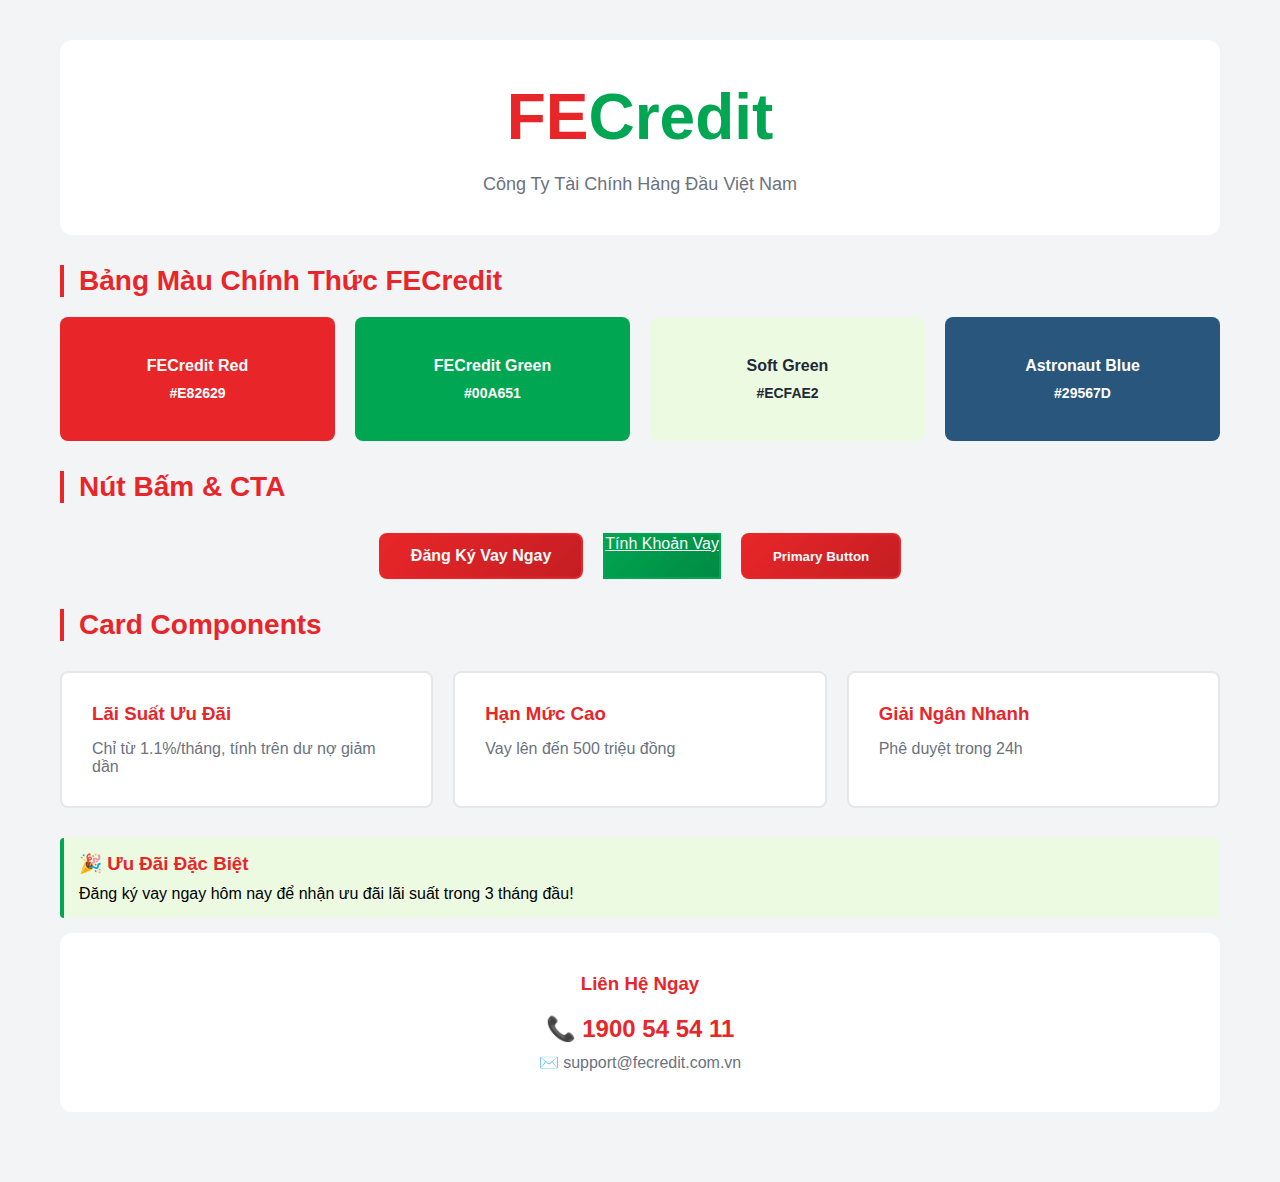
<file: fecredit-brand-test.html>
<!DOCTYPE html>
<html lang="vi">
<head>
    <meta charset="UTF-8">
    <meta name="viewport" content="width=device-width, initial-scale=1.0">
    <title>FECredit Branding Test</title>
    <link rel="stylesheet" href="/assets/css/fecredit-theme.css">
    <style>
        * {
            margin: 0;
            padding: 0;
            box-sizing: border-box;
        }
        
        body {
            font-family: Arial, sans-serif;
            background: #f3f4f6;
        }
        
        .test-container {
            max-width: 1200px;
            margin: 0 auto;
            padding: 40px 20px;
        }
        
        .brand-showcase {
            background: white;
            padding: 40px;
            border-radius: 12px;
            margin-bottom: 30px;
            text-align: center;
        }
        
        .logo-display {
            font-size: 64px;
            font-weight: bold;
            margin-bottom: 20px;
        }
        
        .color-palette {
            display: grid;
            grid-template-columns: repeat(auto-fit, minmax(200px, 1fr));
            gap: 20px;
            margin-bottom: 30px;
        }
        
        .color-box {
            padding: 40px;
            border-radius: 8px;
            color: white;
            text-align: center;
            font-weight: bold;
        }
        
        .button-showcase {
            display: flex;
            gap: 20px;
            flex-wrap: wrap;
            justify-content: center;
            margin: 30px 0;
        }
        
        .section-title {
            color: var(--fecredit-red);
            font-size: 28px;
            margin: 30px 0 20px;
            border-left: 4px solid var(--fecredit-red);
            padding-left: 15px;
        }
        
        .feature-grid {
            display: grid;
            grid-template-columns: repeat(auto-fit, minmax(250px, 1fr));
            gap: 20px;
            margin: 30px 0;
        }
        
        .feature-card {
            background: white;
            padding: 30px;
            border-radius: 8px;
            border: 2px solid #e5e7eb;
            transition: all 0.3s ease;
        }
        
        .feature-card:hover {
            border-color: var(--fecredit-red);
            box-shadow: 0 4px 12px rgba(232, 38, 41, 0.15);
            transform: translateY(-5px);
        }
    </style>
</head>
<body>
    <div class="test-container">
        <!-- Brand Logo Showcase -->
        <div class="brand-showcase">
            <div class="logo-display">
                <span style="color: #E82629;">FE</span><span style="color: #00A651;">Credit</span>
            </div>
            <p style="font-size: 18px; color: #6B7280;">Công Ty Tài Chính Hàng Đầu Việt Nam</p>
        </div>
        
        <!-- Color Palette -->
        <h2 class="section-title">Bảng Màu Chính Thức FECredit</h2>
        <div class="color-palette">
            <div class="color-box" style="background-color: #E82629;">
                <p>FECredit Red</p>
                <p style="font-size: 14px; margin-top: 10px;">#E82629</p>
            </div>
            <div class="color-box" style="background-color: #00A651;">
                <p>FECredit Green</p>
                <p style="font-size: 14px; margin-top: 10px;">#00A651</p>
            </div>
            <div class="color-box" style="background-color: #ECFAE2; color: #1F2937;">
                <p>Soft Green</p>
                <p style="font-size: 14px; margin-top: 10px;">#ECFAE2</p>
            </div>
            <div class="color-box" style="background-color: #29567D;">
                <p>Astronaut Blue</p>
                <p style="font-size: 14px; margin-top: 10px;">#29567D</p>
            </div>
        </div>
        
        <!-- Button Showcase -->
        <h2 class="section-title">Nút Bấm & CTA</h2>
        <div class="button-showcase">
            <a href="#" class="btn-primary">Đăng Ký Vay Ngay</a>
            <a href="#" class="btn-secondary">Tính Khoản Vay</a>
            <button class="btn-primary">Primary Button</button>
        </div>
        
        <!-- Feature Cards -->
        <h2 class="section-title">Card Components</h2>
        <div class="feature-grid">
            <div class="feature-card">
                <h3 style="color: #E82629; margin-bottom: 15px;">Lãi Suất Ưu Đãi</h3>
                <p style="color: #6B7280;">Chỉ từ 1.1%/tháng, tính trên dư nợ giảm dần</p>
            </div>
            <div class="feature-card">
                <h3 style="color: #E82629; margin-bottom: 15px;">Hạn Mức Cao</h3>
                <p style="color: #6B7280;">Vay lên đến 500 triệu đồng</p>
            </div>
            <div class="feature-card">
                <h3 style="color: #E82629; margin-bottom: 15px;">Giải Ngân Nhanh</h3>
                <p style="color: #6B7280;">Phê duyệt trong 24h</p>
            </div>
        </div>
        
        <!-- Highlight Box -->
        <div class="fecredit-highlight">
            <h3 style="color: #E82629; margin-bottom: 10px;">🎉 Ưu Đãi Đặc Biệt</h3>
            <p>Đăng ký vay ngay hôm nay để nhận ưu đãi lãi suất trong 3 tháng đầu!</p>
        </div>
        
        <!-- Contact Info -->
        <div class="brand-showcase">
            <h3 style="color: #E82629; margin-bottom: 20px;">Liên Hệ Ngay</h3>
            <p style="font-size: 24px; color: #E82629; font-weight: bold; margin-bottom: 10px;">
                📞 1900 54 54 11
            </p>
            <p style="color: #6B7280;">
                ✉️ support@fecredit.com.vn
            </p>
        </div>
    </div>
</body>
</html>
</file>
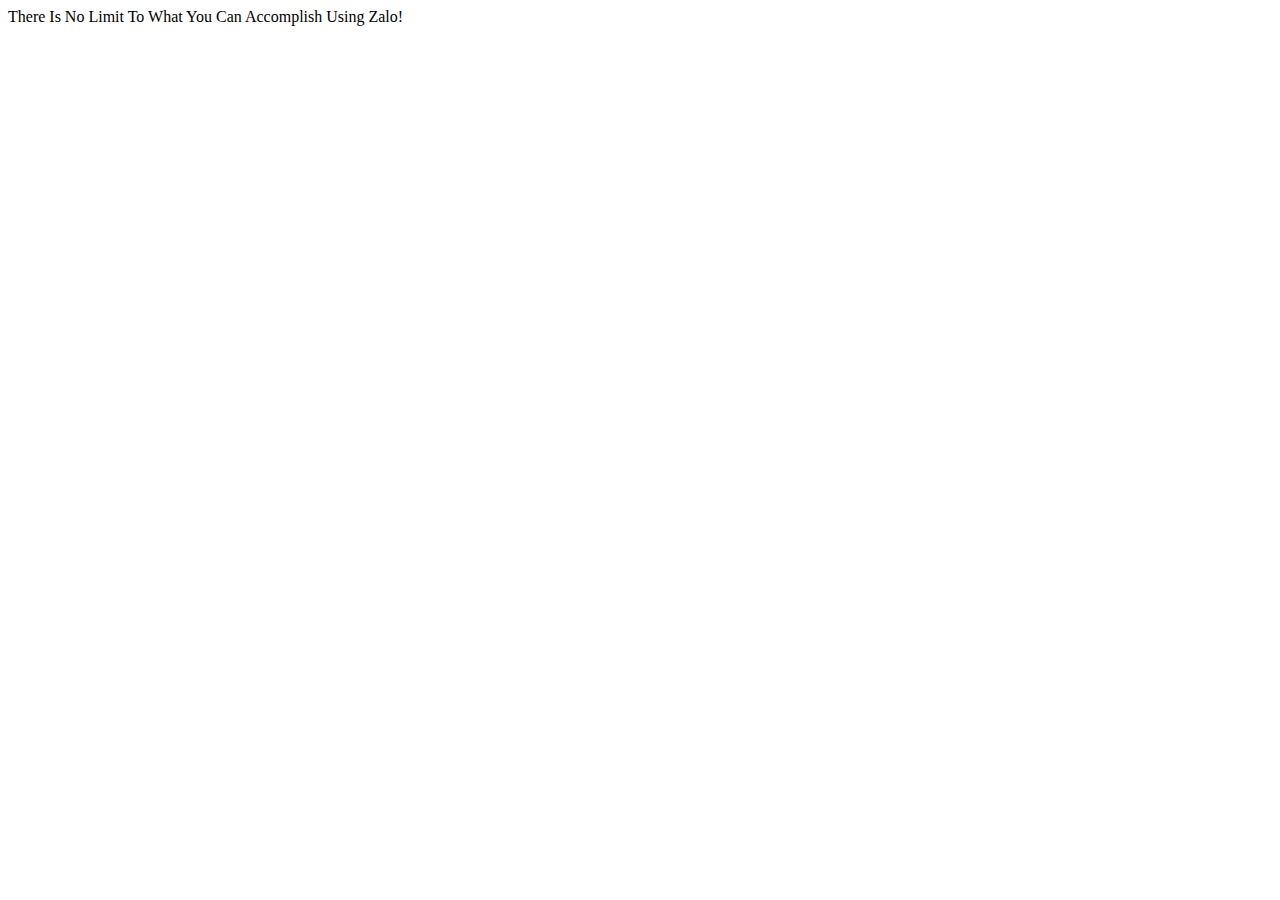
<file: zalo_verifierI_QI2Pc40onDiuWIhBK-AtZ2dJ2Kj4fhEJ0o 2.html>
<!DOCTYPE html>
<html lang="en">

<head>
    <meta property="zalo-platform-site-verification" content="I_QI2Pc40onDiuWIhBK-AtZ2dJ2Kj4fhEJ0o" />
</head>

<body>
There Is No Limit To What You Can Accomplish Using Zalo!
</body>

</html>
</file>
<file: assets/css/fecredit-theme.css>
/*
 * FECredit Theme - Official Brand Colors and Styling
 * Based on FECredit Vietnam Brand Guidelines
 */

:root {
  /* FECredit Primary Brand Colors */
  --fecredit-red: #E82629;           /* Alizarin Crimson - Passion, prosperity */
  --fecredit-green: #00A651;         /* Primary Green - Trust, freshness */
  --fecredit-soft-green: #ECFAE2;    /* Feta - Comfort, security */
  --fecredit-blue: #29567D;          /* Astronaut - Reliability */
  --fecredit-grey: #6B7280;          /* Accent Grey */
  
  /* Functional Colors */
  --fecredit-text-dark: #1F2937;
  --fecredit-text-light: #F9FAFB;
  --fecredit-bg-light: #FFFFFF;
  --fecredit-bg-grey: #F3F4F6;
  
  /* Gradient */
  --fecredit-gradient: linear-gradient(135deg, #E82629 0%, #C41E22 100%);
  --fecredit-gradient-green: linear-gradient(135deg, #00A651 0%, #008A43 100%);
}

/* Global Body Styling */
body.fecredit_theme {
  font-family: 'Arial', 'Helvetica', sans-serif;
  color: var(--fecredit-text-dark);
}

/* Header Styling */
header {
  background-color: var(--fecredit-bg-light);
  border-bottom: 3px solid var(--fecredit-red);
}

header .top-nav {
  background-color: var(--fecredit-bg-grey);
  border-bottom: 1px solid #E5E7EB;
}

header .navigation {
  background-color: var(--fecredit-bg-light);
}

/* Navigation Links */
header .navigation .menu ul li a {
  color: var(--fecredit-text-dark);
  transition: color 0.3s ease;
}

header .navigation .menu ul li a:hover,
header .navigation .menu ul li a:focus {
  color: var(--fecredit-red);
}

/* Primary Buttons */
.btn-main a,
.btn-primary,
button.btn-primary {
  background: var(--fecredit-gradient);
  border: 2px solid var(--fecredit-red);
  color: var(--fecredit-text-light);
  font-weight: bold;
  padding: 12px 30px;
  border-radius: 8px;
  transition: all 0.3s ease;
  text-decoration: none;
  display: inline-block;
}

.btn-main a:hover,
.btn-primary:hover,
button.btn-primary:hover {
  background: #C41E22;
  border-color: #C41E22;
  transform: translateY(-2px);
  box-shadow: 0 4px 12px rgba(232, 38, 41, 0.3);
}

/* Secondary Buttons */
.btn-main.yellow a,
.btn-secondary {
  background: var(--fecredit-gradient-green);
  border: 2px solid var(--fecredit-green);
  color: var(--fecredit-text-light);
}

.btn-main.yellow a:hover,
.btn-secondary:hover {
  background: #008A43;
  border-color: #008A43;
  transform: translateY(-2px);
  box-shadow: 0 4px 12px rgba(0, 166, 81, 0.3);
}

/* Title Styling */
.title-blue,
h3.title-blue {
  color: var(--fecredit-red);
  font-weight: bold;
  border-left: 4px solid var(--fecredit-red);
  padding-left: 15px;
}

/* Banner */
.banner-top {
  position: relative;
  border-bottom: 4px solid var(--fecredit-red);
}

/* Tab Navigation */
.tab-w {
  background-color: var(--fecredit-bg-grey);
  border-bottom: 2px solid var(--fecredit-red);
}

.tab-w .list-tab .tab.active a,
.tab-w .list-tab .tab a:hover {
  color: var(--fecredit-red);
  border-bottom: 3px solid var(--fecredit-red);
}

/* Cards and Boxes */
.box {
  background-color: var(--fecredit-bg-light);
  border: 1px solid #E5E7EB;
  border-radius: 8px;
  padding: 20px;
  transition: all 0.3s ease;
}

.box:hover {
  border-color: var(--fecredit-red);
  box-shadow: 0 4px 12px rgba(232, 38, 41, 0.1);
}

/* Footer */
footer {
  background-color: var(--fecredit-text-dark);
  color: var(--fecredit-text-light);
}

footer .top {
  background-color: #374151;
  border-bottom: 3px solid var(--fecredit-red);
}

footer a {
  color: var(--fecredit-text-light);
  transition: color 0.3s ease;
}

footer a:hover {
  color: var(--fecredit-red);
}

/* Login Button */
.login .btn-log a {
  background: var(--fecredit-gradient);
  color: var(--fecredit-text-light);
  border-radius: 6px;
  padding: 8px 20px;
}

/* Mobile Navigation */
.header-mobile .top-nav {
  background-color: var(--fecredit-bg-light);
  border-bottom: 2px solid var(--fecredit-red);
}

/* Quick Access */
.quick-access {
  background-color: var(--fecredit-soft-green);
  border-left: 4px solid var(--fecredit-green);
}

.quick-access .ct .item a {
  color: var(--fecredit-text-dark);
  transition: color 0.3s ease;
}

.quick-access .ct .item a:hover {
  color: var(--fecredit-red);
}

/* Loan Benefits List */
.tab-expand .item .head {
  background-color: var(--fecredit-soft-green);
  border-left: 4px solid var(--fecredit-green);
  padding: 15px;
  border-radius: 4px;
  margin-bottom: 10px;
}

/* Support Services */
.our-support .box-support:hover {
  border-color: var(--fecredit-red);
  box-shadow: 0 4px 12px rgba(232, 38, 41, 0.15);
}

.our-support .box-support a {
  color: var(--fecredit-text-dark);
}

.our-support .box-support:hover a {
  color: var(--fecredit-red);
}

/* Hotline */
.hotline a {
  color: var(--fecredit-red);
  font-weight: bold;
}

/* Social Icons */
.social .icon {
  background-color: var(--fecredit-red);
  transition: background-color 0.3s ease;
}

.social .icon:hover {
  background-color: #C41E22;
}

/* Form Elements */
input[type="text"],
input[type="email"],
input[type="tel"],
input[type="number"],
select,
textarea {
  border: 2px solid #D1D5DB;
  border-radius: 6px;
  padding: 12px;
  transition: border-color 0.3s ease;
}

input[type="text"]:focus,
input[type="email"]:focus,
input[type="tel"]:focus,
input[type="number"]:focus,
select:focus,
textarea:focus {
  border-color: var(--fecredit-red);
  outline: none;
  box-shadow: 0 0 0 3px rgba(232, 38, 41, 0.1);
}

/* Loading Animation */
.loading {
  background-color: rgba(232, 38, 41, 0.9);
}

/* Breadcrumb */
.bread a {
  color: var(--fecredit-blue);
}

.bread a:hover {
  color: var(--fecredit-red);
}

/* Responsive */
@media (max-width: 768px) {
  .btn-main a,
  .btn-primary {
    padding: 10px 20px;
    font-size: 14px;
  }
}

/* Accessibility */
.skip-link:focus {
  background-color: var(--fecredit-red);
  color: var(--fecredit-text-light);
}

/* Chat Widget */
.AntBuddy-toggleButton path {
  stroke: var(--fecredit-red) !important;
}

button.AntBuddy-toggleButton {
  background-color: var(--fecredit-red) !important;
}

/* Special FECredit Elements */
.fecredit-badge {
  background: var(--fecredit-gradient);
  color: white;
  padding: 5px 15px;
  border-radius: 20px;
  font-size: 12px;
  font-weight: bold;
  display: inline-block;
}

.fecredit-highlight {
  background-color: var(--fecredit-soft-green);
  border-left: 4px solid var(--fecredit-green);
  padding: 15px;
  margin: 15px 0;
  border-radius: 4px;
}
</file>
